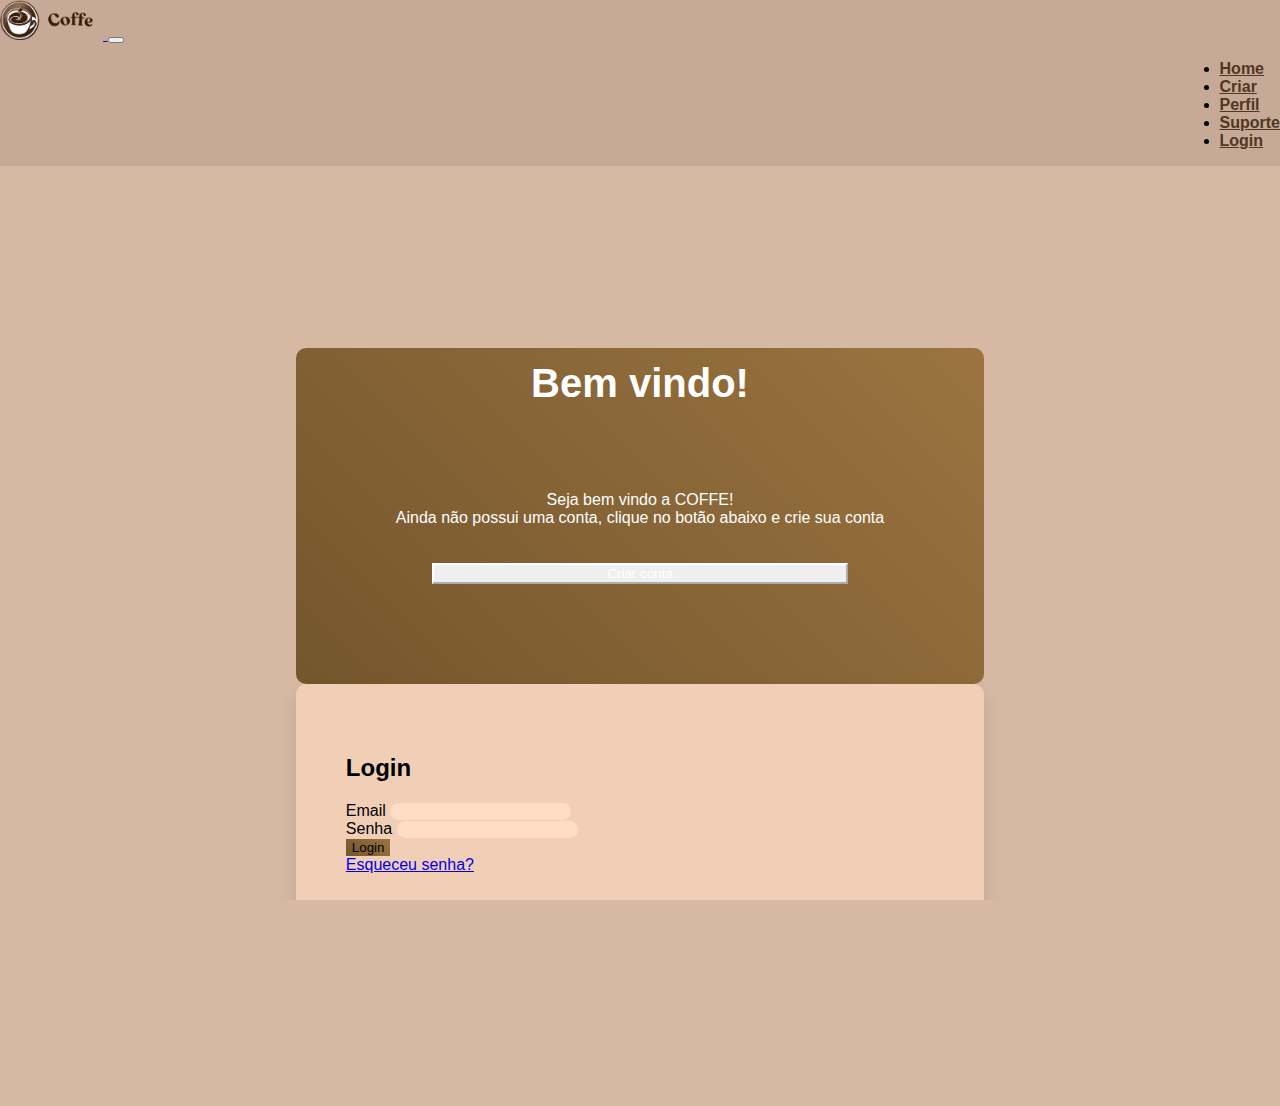
<file: cadastro/cadastro.html>
<!DOCTYPE html>
<html lang="pt-br">

<head>
    <meta charset="UTF-8">
    <meta name="viewport" content="width=device-width, initial-scale=1.0">
    <title>Coffe Login/Cadastro</title>
    <!-- Bootstrap CSS -->
    <link href="https://cdn.jsdelivr.net/npm/bootstrap@5.3.1/dist/css/bootstrap.min.css" rel="stylesheet"
        integrity="sha384-4bw+/aepP/YC94hEpVNVgiZdgIC5+VKNBQNGCHeKRQN+PtmoHDEXuppvnDJzQIu9" crossorigin="anonymous">
    <!-- Bootstrap JS -->
    <script src="https://cdn.jsdelivr.net/npm/bootstrap@5.3.1/dist/js/bootstrap.bundle.min.js"
        integrity="sha384-HwwvtgBNo3bZJJLYd8oVXjrBZt8cqVSpeBNS5n7C8IVInixGAoxmnlMuBnhbgrkm"
        crossorigin="anonymous"></script>
    <!-- Estilo customizado -->
    <link rel="stylesheet" href="cadastro.css">
    <script src="cadastro.js"></script>

</head>

<body>

    <nav class="navbar navbar-expand-lg navbar-light">
        <div class="container-fluid">
            <a class="navbar-brand" href="#">
                <img src="../img/logo-coffe-retangular-removebg-preview.png" alt="Coffee Logo">
            </a>
            <button class="navbar-toggler" type="button" data-bs-toggle="collapse" data-bs-target="#navbarNav"
                aria-controls="navbarNav" aria-expanded="false" aria-label="Toggle navigation">
                <span class="navbar-toggler-icon"></span>
            </button>
            <div class="collapse navbar-collapse justify-content-between" id="navbarNav">

                <ul class="navbar-nav">
                    <li class="nav-item">
                        <a class="nav-link" aria-current="page" href="#">Home</a>
                    </li>
                    <li class="nav-item">
                        <a class="nav-link" href="#">Criar</a>
                    </li>
                    <li class="nav-item">
                        <a class="nav-link" href="#">Perfil</a>
                    </li>
                    <li class="nav-item">
                        <a class="nav-link" href="#">Suporte</a>
                    </li>
                    <li class="nav-item">
                        <a class="nav-link active" href="#">Login</a>
                    </li>

                </ul>
            </div>
        </div>
    </nav>

    <div class="container-fluid login-container" id="container">
        <div class="row">

            <!-- Coluna bem vindo -->
            <div class="col-lg-6 welcome-section" id="welcome-section">
                <h1 class="bemVindo">Bem vindo!</h1>
                <p class="escrita">Seja bem vindo a COFFE! <br>Ainda não possui uma conta, clique no botão abaixo e
                    crie
                    sua conta</p>
                <a class="criarConta" href="../cadastro/cadastro.html"><button id="createAccountBtn"
                        class="btn btn-outline-light mt-4">Criar conta</button></a>

            </div>

            <!-- Coluna de login -->
            <div class="col-lg-6 form-container">
                <div class="login-form active" id="login-form">
                    <h2 class="text-center">Login</h2>
                    <form>
                        <div class="mb-3">
                            <label for="email-login" class="form-label">Email</label>
                            <input type="email" class="form-control" id="email-login" required>
                        </div>
                        <div class="mb-3">
                            <label for="password-login" class="form-label">Senha</label>
                            <input type="password" class="form-control" id="password-login" required>
                        </div>
                        <button type="submit" class="btn btn-primary w-100">Login</button>
                        <div class="text-center mt-2">
                            <a href="#" class="text-muted">Esqueceu senha?</a>
                        </div>
                    </form>
                </div>
            </div>







        </div>
    </div>

</body>

</html>
</file>
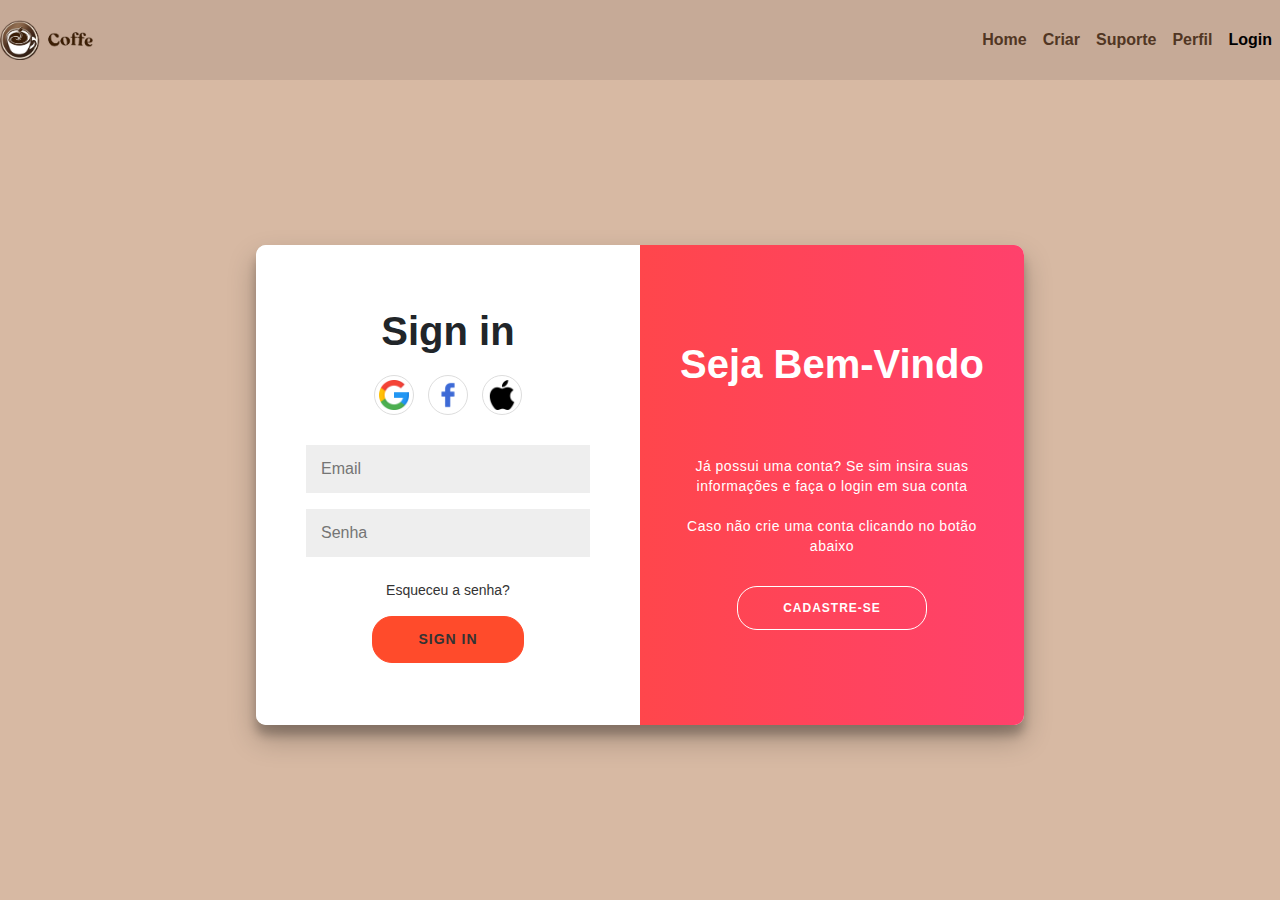
<file: teste/testelogin.html>
<!DOCTYPE html>
<html lang="en">

<head>
	<meta charset="UTF-8">
	<meta name="viewport" content="width=device-width, initial-scale=1.0">
	<title>Document</title>

	<!-- Bootstrap -->
	<link href="https://cdn.jsdelivr.net/npm/bootstrap@5.3.3/dist/css/bootstrap.min.css" rel="stylesheet"
		integrity="sha384-QWTKZyjpPEjISv5WaRU9OFeRpok6YctnYmDr5pNlyT2bRjXh0JMhjY6hW+ALEwIH" crossorigin="anonymous">

	<script src="https://cdn.jsdelivr.net/npm/bootstrap@5.3.3/dist/js/bootstrap.bundle.min.js"
		integrity="sha384-YvpcrYf0tY3lHB60NNkmXc5s9fDVZLESaAA55NDzOxhy9GkcIdslK1eN7N6jIeHz"
		crossorigin="anonymous"></script>

	<link rel="stylesheet" href="../teste/testelogin.css">

</head>



<body>

	<nav class="navbar navbar-expand-lg navbar-light bg-light w-100">
		<div class="container-fluid">
			<a class="navbar-brand" href="#">
				<img src="../img/logo-coffe-retangular-removebg-preview.png" alt="Coffee Logo">
			</a>
			<button class="navbar-toggler" type="button" data-bs-toggle="collapse" data-bs-target="#navbarNav"
				aria-controls="navbarNav" aria-expanded="false" aria-label="Toggle navigation">
				<span class="navbar-toggler-icon"></span>
			</button>
			<div class="collapse navbar-collapse justify-content-between" id="navbarNav">
				<ul class="navbar-nav">
					<li class="nav-item">
						<a class="nav-link" href="../index.html">Home</a>
					</li>
					<li class="nav-item">
						<a class="nav-link" href="#">Criar</a>
					</li>
					<li class="nav-item">
						<a class="nav-link" href="#">Suporte</a>
					</li>
					<li class="nav-item">
						<a class="nav-link" href="#">Perfil</a>
					</li>
					
					<li class="nav-item">
						<a class="nav-link active" href="../">Login</a>
					</li>
				</ul>
			</div>
		</div>
	</nav>



	<div class="container" id="container">
		<!-- Formulário de Criação de Conta -->
		<div class="form-container sign-up-container">
			<form id="signUpForm">
				<h1>Criar conta</h1>
				<!-- Primeira etapa do formulário -->
				<div id="form-step-1" class="form-step">
					<input type="text" placeholder="Nome" required />
					<input type="date" placeholder="Data de Nascismento" required />
					<input type="tel" placeholder="Telefone" required />
					<button type="button" id="nextStep">Próximo</button>
				</div>
				<!-- Segunda etapa do formulário -->
				<div id="form-step-2" class="form-step hidden">
					<select id="country" name="country" required>
				 <option value="">Selecione seu país de Origem </option>
					
				
						<input type="email" placeholder="Email" required />
						<input type="text" placeholder="Biografia" required />
						<button type="button" id="prevStep">Voltar</button>
						<button type="button" id="nextStep2">Próximo</button>
						<!-- Botão para ir para a terceira etapa -->
				</div>

				<!-- Terceira etapa do formulário -->
				<div id="form-step-3" class="form-step hidden">
					<input type="password" placeholder="Senha" required />
					<input type="password" placeholder="Confirmar Senha" required />
					<button type="button" id="prevStep2">Voltar</button>
					<button type="submit" id="complete-registration">Criar</button>
				</div>
			</form>
		</div>
		<div class="form-container sign-in-container">
			<form action="#">
				<h1>Sign in</h1>


				<div class="social-container">
					<a href="#" class="social"><img src="../img/simbolo-do-google.png" alt="Girl in a jacket" width="30" height="30"></a>
					<a href="#" class="social"><img src="../img/facebook.png" alt="Girl in a jacket" width="30" height="30"></i></a>
					<a href="#" class="social"><img src="../img/logotipo-da-apple.png" alt="Girl in a jacket" width="30" height="30"></i></a>
				</div>
				
				<input type="email" placeholder="Email" />
				<input type="password" placeholder="Senha" />
				<a href="#">Esqueceu a senha? </a>
				<button><a href="../index.html">Sign In</a></button>

			</form>
		</div>
		<div class="overlay-container">
			<div class="overlay">
				<div class="overlay-panel overlay-left">
					<h1 class="sejatitulo">Cadastre-se</h1>
					<p class="escrita">Caso não possua uma conta ainda em nossa plataforma preencha as informações de cadastro e crie sua conta</p>
					<button class="ghost" id="signIn">Voltar ao Login</button>
				</div>
				<div class="overlay-panel overlay-right">
					<h1 class="sejatitulo">Seja Bem-Vindo</h1><br><br>
					<p class="escrita">Já possui uma conta? Se sim insira suas informações e faça o login em sua conta<br><br>Caso não crie uma conta clicando no botão abaixo</p>
					<button class="ghost" id="signUp">Cadastre-se</button>
				</div>
			</div>
		</div>
	</div>



	<script src="../teste/testelogin.js"></script>

</body>



</html>
</file>
<file: cadastro/cadastro.css>
html, body {
    height: 100%;
    margin: 0;
    padding: 0;
    overflow-x: hidden; /* Impede rolagem horizontal */
    overflow-y: auto; /* Garante rolagem vertical */
}



/* INICIO CSS NAV BAR  */

.navbar-brand img {
    height: 40px; /* Altura do logo */
    margin-right: 10px;
}

.navbar-collapse {
    display: flex;
    justify-content: flex-end; /* Alinha a navbar à direita */
}

.navbar-nav {
    margin-left: auto; /* Garante que a navegação fique à direita */
}


.navbar-nav .nav-link:hover {
    color: #5a4949; /* Cor quando o link é sobrevoado */
}


body {
    background-color: #D7B9A3; /* Cor de fundo  */
    font-family: 'Arial', sans-serif; /* Fonte  */
}

.navbar {
    background-color: #c6aa97; /* Cor de fundo da navbar */
    color:#000000;
}

.navbar-brand img {
    height: 40px; /* Altura do logo */
    margin-right: 10px;
}

.navbar-nav .nav-link {
    color: #513623;  /* Cor do texto dos links da navbar */
    font-weight: bold; /* Texto em negrito */
}

.form-control {
    background-color: #ffddc5;  /* Cor de fundo dos campos  */
    border: none; /* Remover borda */
    border-radius: 20px; /* Borda arredondada */
}



/* FIM CSS NAV BAR */



.login-container {
    min-height: 100vh; /* Garante que o container ocupe ao menos a tela inteira */
    display: flex;
    align-items: center;
    justify-content: center;
    transition: all 0.6s ease-in-out;
    padding: 20px; /* Adiciona um espaçamento interno para prevenir que o conteúdo toque as bordas */
}


.form-container {
    background-color: #f1ceb6;
    padding: 50px;
    border-radius: 10px;
    box-shadow: 0 10px 20px rgba(0, 0, 0, 0.1);
    position: relative;
    transition: all 0.6s ease-in-out;
    
}

.welcome-section {
    background: linear-gradient(45deg, #74562d, #9b7440);
    color: white;
    padding: 100px;
    display: flex;
    flex-direction: column;
    justify-content: center;
    text-align: center;
    border-radius: 10px;
    position: relative;
    transition: all 0.6s ease-in-out;
    
}

.welcome-section h1 {
    font-size: 2.5rem;
    font-weight: bold;
}

.welcome-section p {
    font-size: 1rem;
    margin-top: 10px;
}

.btn-primary {
    background: linear-gradient(45deg, #74562d, #9b7440);
    border: none;
    
}

.btn-outline-light {
    border-color: white;
    color: white;
    width: 85%;
}

.btn-outline-light:hover {
    background-color: #c6aa97;
    color: #ffffff;
}

.form-control:focus {
    outline: none;
    box-shadow: none;
}

.active {
    display: block;
}

.register-form {
    display: none;
}

.sign-up-mode .welcome-section {
    transform: translateX(-100%);
}

.sign-up-mode .form-container {
    transform: translateX(100%);
}

.sign-up-mode .register-form {
    display: block;
}

.sign-up-mode .login-form {
    display: none;
}

@media (max-width: 768px) {
    .welcome-section {
        display: block; /* Garante que a seção de boas-vindas seja exibida em todas as telas */
    }

    .form-container {
        padding: 20px; /* Ajusta o espaçamento em dispositivos menores */
    }
}

.bemVindo{
    margin-top: -18%;
    font-size: 25px;
}

.escrita{
    font-size: 20px;
    padding-top: 10%;
}

.criarConta{
    margin-top: 4%;
}
</file>
<file: teste/testelogin.css>
/* INICIO CSS NAV BAR  */

.navbar-brand img {
  height: 40px; /* Altura do logo */
  margin-right: 10px;
}

.navbar-collapse {
  display: flex;
  justify-content: flex-end; /* Alinha a navbar à direita */
}

.navbar-nav {
  margin-left: auto; /* Garante que a navegação fique à direita */
}


.navbar-nav .nav-link:hover {
  color: #5a4949; /* Cor quando o link é sobrevoado */
}


body {
  background-color: #D7B9A3; /* Cor de fundo  */
  font-family: 'Arial', sans-serif; /* Fonte  */
}

.navbar {
  background-color: #c6aa97; /* Cor de fundo da navbar */
  color:#000000;
}

.navbar-brand img {
  height: 40px; /* Altura do logo */
  margin-right: 10px;
}

.navbar-nav .nav-link {
  color: #513623;  /* Cor do texto dos links da navbar */
  font-weight: bold; /* Texto em negrito */
}

.container-fluid{
  background-color:#c6aa97; 
}


/* FIM CSS NAV BAR */

@import url('https://fonts.googleapis.com/css?family=Montserrat:400,800');

* {
	box-sizing: border-box;
}

html, body {
  height: 100%;
  margin: 0;
  padding: 0;
  overflow-x: hidden; /* Impede rolagem horizontal */
  overflow-y: auto; /* Garante rolagem vertical */
  
}

body {
	background-color: #D7B9A3;
	display: flex;
	justify-content: center;
	align-items: center;
	flex-direction: column;
	font-family: 'Montserrat', sans-serif;
	height: 100vh;
	margin: -20px 0 50px;
  
}

h1 {
	font-weight: bold;
	margin: 0;
}

h2 {
	text-align: center;
}

p {
	font-size: 14px;
	font-weight: 100;
	line-height: 20px;
	letter-spacing: 0.5px;
	margin: 20px 0 30px;
}

span {
	font-size: 12px;
}

a {
	color: #333;
	font-size: 14px;
	text-decoration: none;
	margin: 15px 0;
}

button {
	border-radius: 20px;
	border: 1px solid #FF4B2B;
	background-color: #FF4B2B;
	color: #FFFFFF;
	font-size: 12px;
	font-weight: bold;
	padding: 12px 45px;
	letter-spacing: 1px;
	text-transform: uppercase;
	transition: transform 80ms ease-in;
}

button:active {
	transform: scale(0.95);
}

button:focus {
	outline: none;
}

button.ghost {
	background-color: transparent;
	border-color: #FFFFFF;
}

form {
	background-color: #FFFFFF;
	display: flex;
	align-items: center;
	justify-content: center;
	flex-direction: column;
	padding: 0 50px;
	height: 100%;
	text-align: center;
}

input {
	background-color: #eee;
	border: none;
	padding: 12px 15px;
	margin: 8px 0;
	width: 100%;
}

.container {
	background-color: #f3f5f3;
	border-radius: 10px;
  	box-shadow: 0 14px 28px rgba(0,0,0,0.25), 
			0 10px 10px rgba(0,0,0,0.22);
	position: relative;
	overflow: hidden;
	width: 768px;
	max-width: 100%;
	min-height: 480px;
}

.form-container {
	position: absolute;
	top: 0;
	height: 100%;
	transition: all 0.6s ease-in-out;
}

.sign-in-container {
	left: 0;
	width: 50%;
	z-index: 2;
}

.container.right-panel-active .sign-in-container {
	transform: translateX(100%);
}

.sign-up-container {
	left: 0;
	width: 50%;
	opacity: 0;
	z-index: 1;
}

.container.right-panel-active .sign-up-container {
	transform: translateX(100%);
	opacity: 1;
	z-index: 5;
	animation: show 0.6s;
}

@keyframes show {
	0%, 49.99% {
		opacity: 0;
		z-index: 1;
	}
	
	50%, 100% {
		opacity: 1;
		z-index: 5;
	}
}

.overlay-container {
	position: absolute;
	top: 0;
	left: 50%;
	width: 50%;
	height: 100%;
	overflow: hidden;
	transition: transform 0.6s ease-in-out;
	z-index: 100;
}

.container.right-panel-active .overlay-container{
	transform: translateX(-100%);
}

.overlay {
	background: #FF416C;
	background: -webkit-linear-gradient(to right, #FF4B2B, #FF416C);
	background: linear-gradient(to right, #FF4B2B, #FF416C);
	background-repeat: no-repeat;
	background-size: cover;
	background-position: 0 0;
	color: #FFFFFF;
	position: relative;
	left: -100%;
	height: 100%;
	width: 200%;
  	transform: translateX(0);
	transition: transform 0.6s ease-in-out;
}

.container.right-panel-active .overlay {
  	transform: translateX(50%);
}

.overlay-panel {
	position: absolute;
	display: flex;
	align-items: center;
	justify-content: center;
	flex-direction: column;
	padding: 0 40px;
	text-align: center;
	top: 0;
	height: 100%;
	width: 50%;
	transform: translateX(0);
	transition: transform 0.6s ease-in-out;
}

.overlay-left {
	transform: translateX(-20%);
}

.container.right-panel-active .overlay-left {
	transform: translateX(0);
}

.overlay-right {
	right: 0;
	transform: translateX(0);
}

.container.right-panel-active .overlay-right {
	transform: translateX(20%);
}

.social-container {
	margin: 20px 0;
}

.social-container a {
	border: 1px solid #DDDDDD;
	border-radius: 50%;
	display: inline-flex;
	justify-content: center;
	align-items: center;
	margin: 0 5px;
	height: 40px;
	width: 40px;
}

footer {
    background-color: #222;
    color: #fff;
    font-size: 14px;
    bottom: 0;
    position: fixed;
    left: 0;
    right: 0;
    text-align: center;
    z-index: 999;
}

/* Remover margem do body */
body {
    margin: 0;
    padding: 0;
    background-color: #D7B9A3;
    font-family: 'Arial', sans-serif;
    display: flex;
    justify-content: center;
    align-items: center;
    flex-direction: column;
    height: 100vh;
}

/* Ajustar navbar */
.navbar {
    margin: 0;
    padding: 0; /* Remove padding adicional */
    background-color: #c6aa97;
    width: 100%; /* Ocupa toda a largura */
    position: fixed; /* Fixa no topo */
    top: 0;
    left: 0;
    z-index: 1000; /* Garante que fique sobre o conteúdo */
}

/* Evitar margem entre a navbar e o conteúdo */
.container {
    margin-top: 70px; /* Adiciona um espaçamento para o conteúdo abaixo da navbar */
    background-color: #f3f5f3;
    border-radius: 10px;
    box-shadow: 0 14px 28px rgba(0,0,0,0.25), 
                0 10px 10px rgba(0,0,0,0.22);
    position: relative;
    overflow: hidden;
    width: 768px;
    max-width: 100%;
    min-height: 480px;
}

/* Manter responsividade */
.navbar-toggler {
    margin-right: 10px;
}

.navbar-collapse {
    justify-content: flex-end;
}

.navbar-nav .nav-link {
    color: #513623;
    font-weight: bold;
}

.navbar-nav .nav-link:hover {
    color: #5a4949;
}

.container-fluid {
    padding: 0; /* Remove qualquer padding adicional */
    background-color: #c6aa97;
}

/* Outros estilos permanecem os mesmos */
</file>
